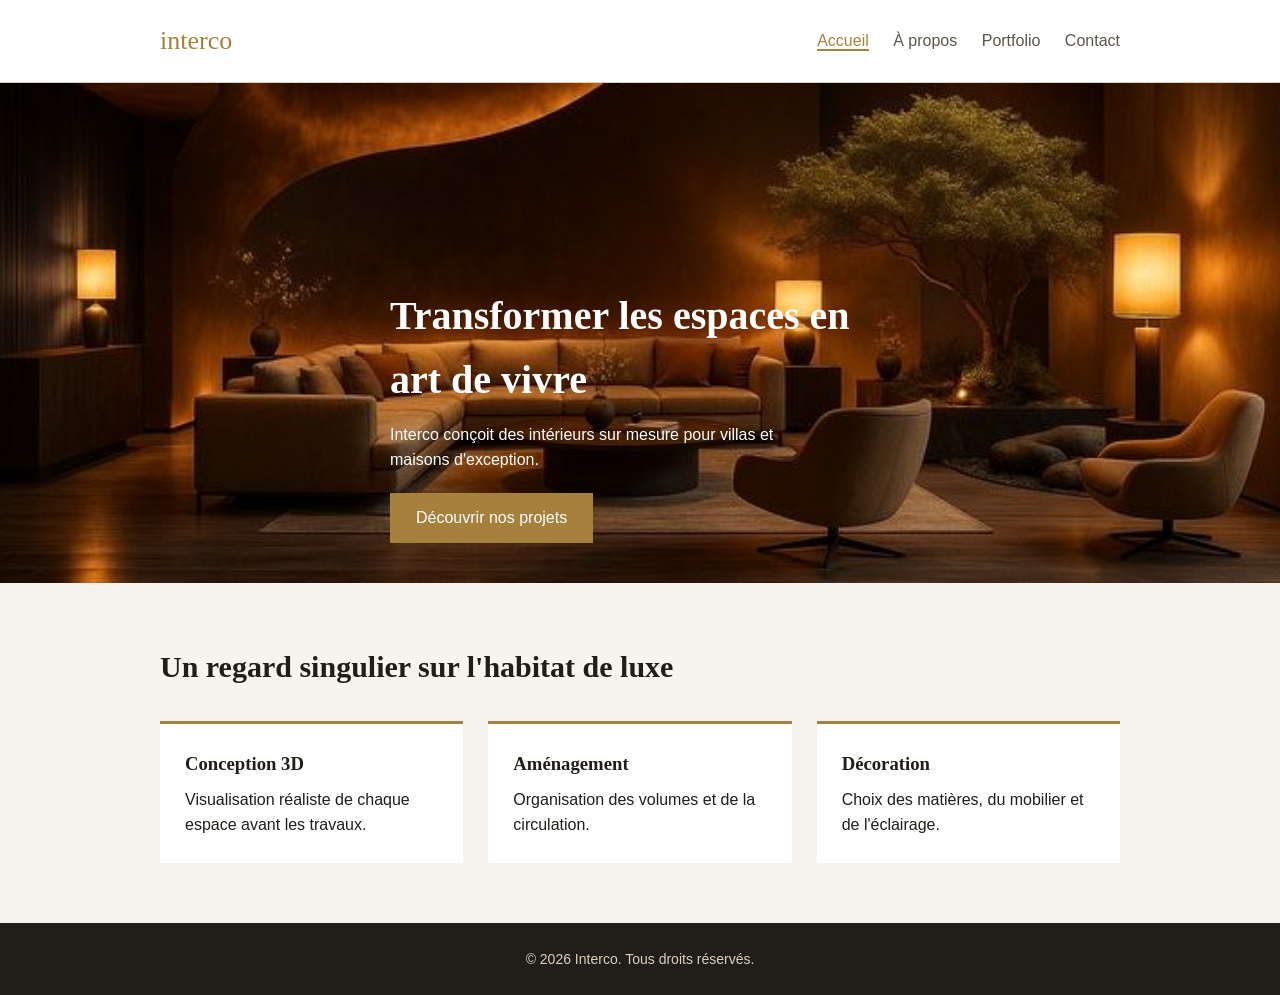
<file: index.html>
<!DOCTYPE html>
<html lang="fr">
<head>
  <meta charset="UTF-8">
  <meta name="viewport" content="width=device-width, initial-scale=1">
  <title>Interco - Accueil</title>
  <link rel="stylesheet" href="style.css">
</head>
<body>

  <header>
    <div class="container">
      <div class="logo">interco</div>
      <nav>
        <a href="index.html" class="active">Accueil</a>
        <a href="apropos.html" >À propos</a>
        <a href="portfolio.html" >Portfolio</a>
        <a href="contact.html" >Contact</a>
      </nav>
    </div>
  </header>

  <div class="hero">
    <div class="container">
      <h1>Transformer les espaces en art de vivre</h1>
      <p>Interco conçoit des intérieurs sur mesure pour villas et maisons d'exception.</p>
      <a href="portfolio.html" class="btn">Découvrir nos projets</a>
    </div>
  </div>

  <section>
    <div class="container two-columns">
      <div>
        <h2>Un regard singulier sur l'habitat de luxe</h2>
      <div class="cards">
        <div class="card">
          <h3>Conception 3D</h3>
          <p>Visualisation réaliste de chaque espace avant les travaux.</p>
        </div>
        <div class="card">
          <h3>Aménagement</h3>
          <p>Organisation des volumes et de la circulation.</p>
        </div>
        <div class="card">
          <h3>Décoration</h3>
          <p>Choix des matières, du mobilier et de l'éclairage.</p>
        </div>
      </div>
    </div>
  </section>

  <footer>
    <p>© 2026 Interco. Tous droits réservés.</p>
  </footer>

</body>
</html>
</file>
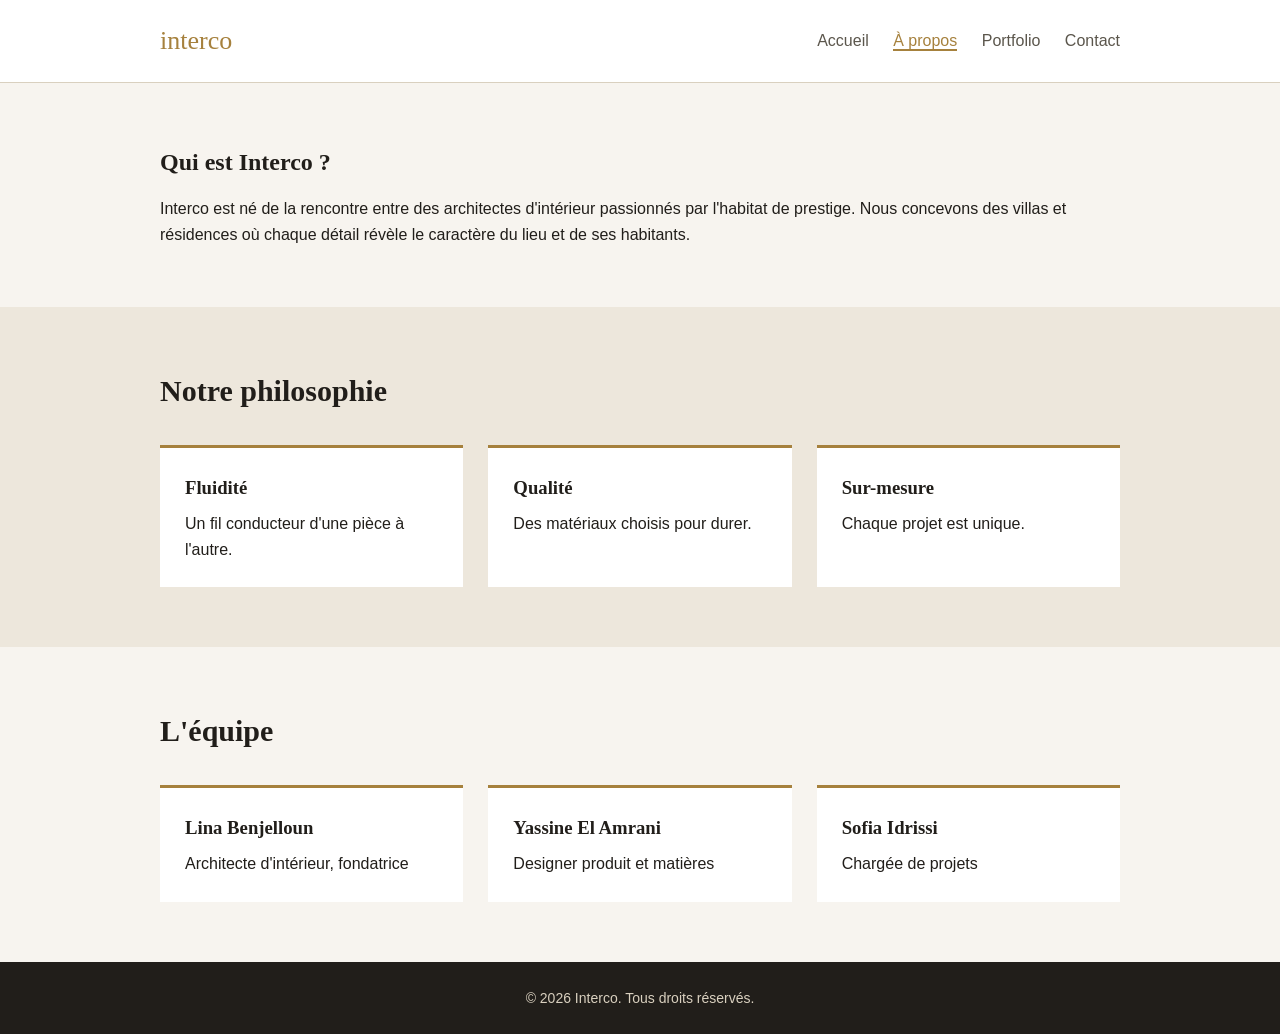
<file: apropos.html>
<!DOCTYPE html>
<html lang="fr">
<head>
  <meta charset="UTF-8">
  <meta name="viewport" content="width=device-width, initial-scale=1">
  <title>Interco - À propos</title>
  <link rel="stylesheet" href="style.css">
</head>
<body>

  <header>
    <div class="container">
      <div class="logo">interco</div>
      <nav>
        <a href="index.html" >Accueil</a>
        <a href="apropos.html" class="active">À propos</a>
        <a href="portfolio.html" >Portfolio</a>
        <a href="contact.html" >Contact</a>
      </nav>
    </div>
  </header>

  <section>
    <div class="container">
      <h1>Qui est Interco ?</h1>
      <p style="margin-top:15px;">Interco est né de la rencontre entre des architectes d'intérieur passionnés par l'habitat de prestige. Nous concevons des villas et résidences où chaque détail révèle le caractère du lieu et de ses habitants.</p>
    </div>
  </section>

  <section class="alt">
    <div class="container">
      <h2>Notre philosophie</h2>
      <div class="cards">
        <div class="card"><h3>Fluidité</h3><p>Un fil conducteur d'une pièce à l'autre.</p></div>
        <div class="card"><h3>Qualité</h3><p>Des matériaux choisis pour durer.</p></div>
        <div class="card"><h3>Sur-mesure</h3><p>Chaque projet est unique.</p></div>
      </div>
    </div>
  </section>

  <section>
    <div class="container">
      <h2>L'équipe</h2>
      <div class="cards">
        <div class="card"><h3>Lina Benjelloun</h3><p>Architecte d'intérieur, fondatrice</p></div>
        <div class="card"><h3>Yassine El Amrani</h3><p>Designer produit et matières</p></div>
        <div class="card"><h3>Sofia Idrissi</h3><p>Chargée de projets</p></div>
      </div>
    </div>
  </section>

  <footer>
    <p>© 2026 Interco. Tous droits réservés.</p>
  </footer>

</body>
</html>
</file>
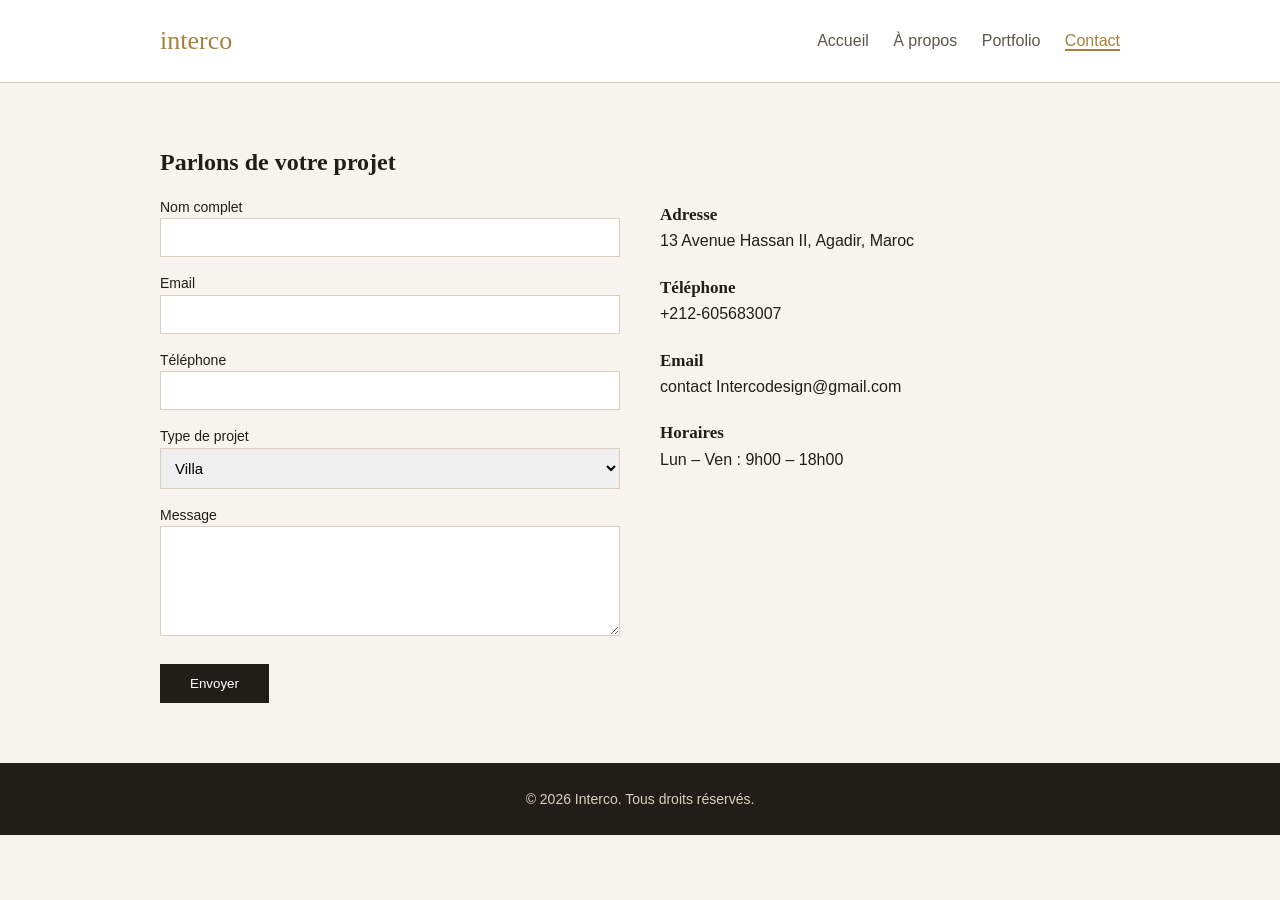
<file: contact.html>
<!DOCTYPE html>
<html lang="fr">
<head>
  <meta charset="UTF-8">
  <meta name="viewport" content="width=device-width, initial-scale=1">
  <title>Interco - Contact</title>
  <link rel="stylesheet" href="style.css">
</head>
<body>

  <header>
    <div class="container">
      <div class="logo">interco</div>
      <nav>
        <a href="index.html" >Accueil</a>
        <a href="apropos.html" >À propos</a>
        <a href="portfolio.html" >Portfolio</a>
        <a href="contact.html" class="active">Contact</a>
      </nav>
    </div>
  </header>

  <section>
    <div class="container">
      <h1>Parlons de votre projet</h1>
      <div class="contact-box">

        <form>
          <label for="nom">Nom complet</label>
          <input type="text" id="nom" required>

          <label for="email">Email</label>
          <input type="email" id="email" required>

          <label for="tel">Téléphone</label>
          <input type="tel" id="tel">

          <label for="type">Type de projet</label>
          <select id="type">
            <option>Villa</option>
            <option>Appartement</option>
            <option>Bureau</option>
            <option>Autre</option>
          </select>

          <label for="msg">Message</label>
          <textarea id="msg" required></textarea>

          <button type="submit">Envoyer</button>
        </form>

        <div class="infos">
          <h3>Adresse</h3>
          <p>13 Avenue Hassan II, Agadir, Maroc</p>
          <h3>Téléphone</h3>
          <p>+212-605683007</p>
          <h3>Email</h3>
          <p>contact Intercodesign@gmail.com</p>
          <h3>Horaires</h3>
          <p>Lun – Ven : 9h00 – 18h00</p>
        </div>

      </div>
    </div>
  </section>

  <footer>
    <p>© 2026 Interco. Tous droits réservés.</p>
  </footer>

</body>
</html>
</file>
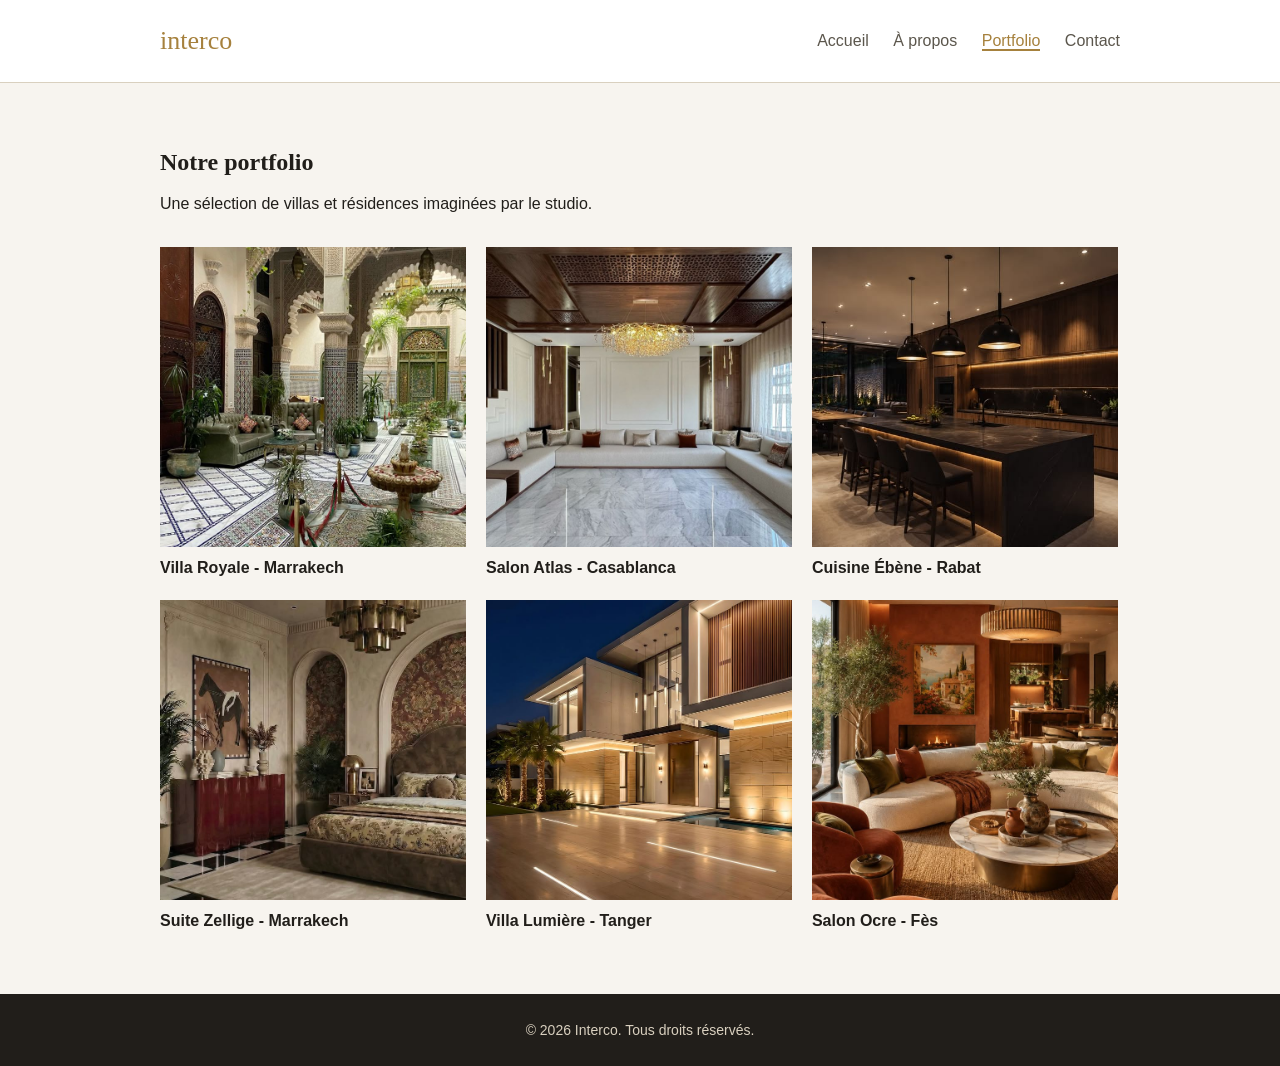
<file: portfolio.html>
<!DOCTYPE html>
<html lang="fr">
<head>
  <meta charset="UTF-8">
  <meta name="viewport" content="width=device-width, initial-scale=1">
  <title>Interco - Portfolio</title>
  <link rel="stylesheet" href="style.css">
</head>
<body>

  <header>
    <div class="container">
      <div class="logo">interco</div>
      <nav>
        <a href="index.html" >Accueil</a>
        <a href="apropos.html" >À propos</a>
        <a href="portfolio.html" class="active">Portfolio</a>
        <a href="contact.html" >Contact</a>
      </nav>
    </div>
  </header>

  <section>
    <div class="container">
      <h1>Notre portfolio</h1>
      <p style="margin-top:10px;">Une sélection de villas et résidences imaginées par le studio.</p>
      <div class="gallery">
        <div class="photo"><img src="image2.jpeg" alt="Villa Royale"><p>Villa Royale - Marrakech</p></div>
        <div class="photo"><img src="image15.jpeg" alt="Salon Atlas"><p>Salon Atlas - Casablanca</p></div>
        <div class="photo"><img src="image4.jpeg" alt="Cuisine Ébène"><p>Cuisine Ébène - Rabat</p></div>
        <div class="photo"><img src="image16.jpeg" alt="Suite zelllige"><p>Suite Zellige - Marrakech</p></div>
        <div class="photo"><img src="image17.jpeg" alt="Villa Lumière"><p>Villa Lumière - Tanger</p></div>
        <div class="photo"><img src="image18.jpeg" alt="Salon Ocre"><p>Salon Ocre - Fès</p></div>
      </div>
    </div>
  </section>

  <footer>
    <p>© 2026 Interco. Tous droits réservés.</p>
  </footer>

</body>
</html>
</file>
<file: style.css>
* {
  box-sizing: border-box;
  margin: 0;
  padding: 0;
}

body {
  font-family: Arial, sans-serif;
  background-color: #F7F4EF;
  color: #211E1A;
  line-height: 1.6;
}

h1, h2, h3 {
  font-family: Georgia, serif;
}

a {
  text-decoration: none;
  color: inherit;
}

img {
  max-width: 100%;
  display: block;
}

.container {
  max-width: 1000px;
  margin: 0 auto;
  padding: 0 20px;
}

header {
  background-color: #ffffff;
  border-bottom: 1px solid #D9D0BF;
  padding: 20px 0;
}

header .container {
  display: flex;
  justify-content: space-between;
  align-items: center;
}

.logo {
  font-family: Georgia, serif;
  font-size: 26px;
  color: #A6813D;
}

nav a {
  margin-left: 20px;
  color: #5B564C;
}

nav a:hover,
nav a.active {
  color: #A6813D;
  border-bottom: 2px solid #A6813D;
}


.hero {
  background-image:url("image3.jpg") ;
  background-size: cover;
  background-position: center;
  height: 500px;
  display: flex;
  align-items: flex-end;
}

.hero .container {
  padding-bottom: 40px;
  color: white;
}

.hero h1 {
  font-size: 40px;
  max-width: 500px;
}

.hero p {
  margin: 10px 0 20px;
  max-width: 420px;
}

.btn {
  display: inline-block;
  padding: 12px 26px;
  background-color: #A6813D;
  color: white;
}

.btn:hover {
  background-color: #7C5F2B;
}


section {
  padding: 60px 0;
}

.alt {
  background-color: #EDE7DC;
}

h2 {
  font-size: 30px;
  margin-bottom: 15px;
}

.two-columns {
  display: flex;
  gap: 40px;
  align-items: center;
}

.two-columns > div,
.two-columns > img {
  flex: 1;
}


.cards {
  display: flex;
  gap: 25px;
  margin-top: 30px;
}

.card {
  flex: 1;
  background-color: white;
  padding: 25px;
  border-top: 3px solid #A6813D;
}

.card h3 {
  margin-bottom: 8px;
}


.gallery {
  display: flex;
  flex-wrap: wrap;
  gap: 20px;
  margin-top: 30px;
}

.photo {
  width: calc(33.33% - 14px);
}

.photo img {
  width: 100%;
  height: 300px;
  object-fit: cover;
}

.photo p {
  margin-top: 8px;
  font-weight: bold;
}


.contact-box {
  display: flex;
  gap: 40px;
}

.contact-box form,
.contact-box .infos {
  flex: 1;
}

label {
  display: block;
  margin-top: 15px;
  font-size: 14px;
}

input, select, textarea {
  width: 100%;
  padding: 10px;
  border: 1px solid #D9D0BF;
  font-size: 15px;
}

textarea {
  height: 110px;
}

button {
  margin-top: 20px;
  padding: 12px 30px;
  background-color: #211E1A;
  color: white;
  border: none;
  cursor: pointer;
}

button:hover {
  background-color: #A6813D;
}

.infos h3 {
  margin-top: 20px;
  font-size: 17px;
}


footer {
  background-color: #211E1A;
  color: #D9D0BF;
  text-align: center;
  padding: 25px 0;
  font-size: 14px;
}

@media (max-width: 700px) {
  header .container {
    flex-direction: column;
    gap: 10px;
  }

  nav a {
    margin: 0 8px;
  }

  .two-columns,
  .cards,
  .contact-box {
    flex-direction: column;
  }

  .photo {
    width: 100%;
  }
}
</file>
